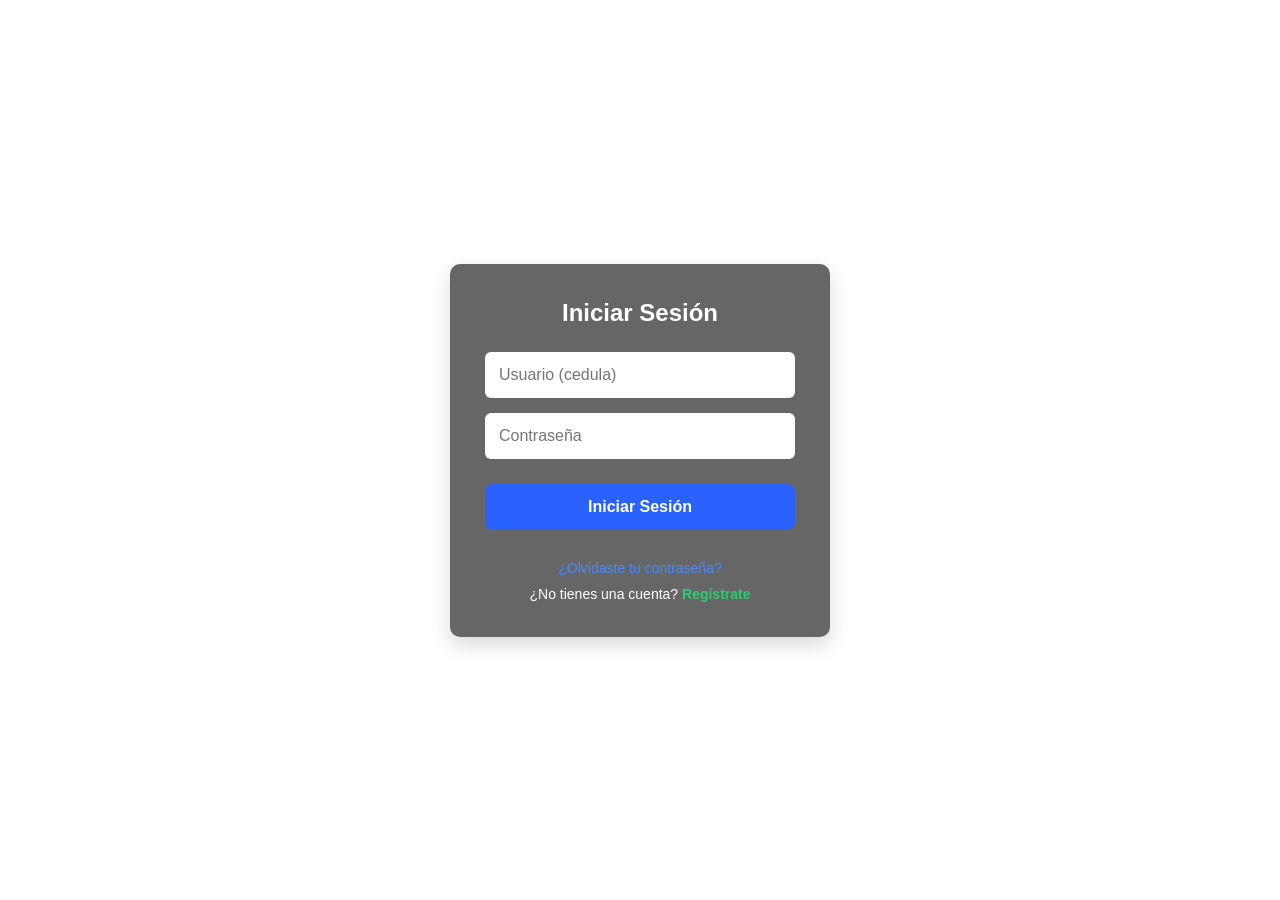
<file: index.html>
<!DOCTYPE html>
<html lang="es">
<head>
    <meta charset="UTF-8">
    <title>Login - Banco Mi Plata</title>
    <link rel="stylesheet" href="style.css">
</head>
<body>
    <div class="main-container">
        <div class="card login-card">
            <h2 class="title-white">Iniciar Sesión</h2>
            
            <input type="text" id="user" class="input-simple" placeholder="Usuario (cedula)">
            
            <input type="password" id="pass" class="input-simple" placeholder="Contraseña">
            
            <button class="btn-blue" onclick="login()">Iniciar Sesión</button>
            
            <div class="footer-links">
                <a href="#" class="link-blue-light">¿Olvidaste tu contraseña?</a>
                <p>¿No tienes una cuenta? <a href="registro.html" class="link-green-bold">Regístrate</a></p>
            </div>
        </div>
    </div>

    <script src="script.js"></script>
</body>
</html>
</file>
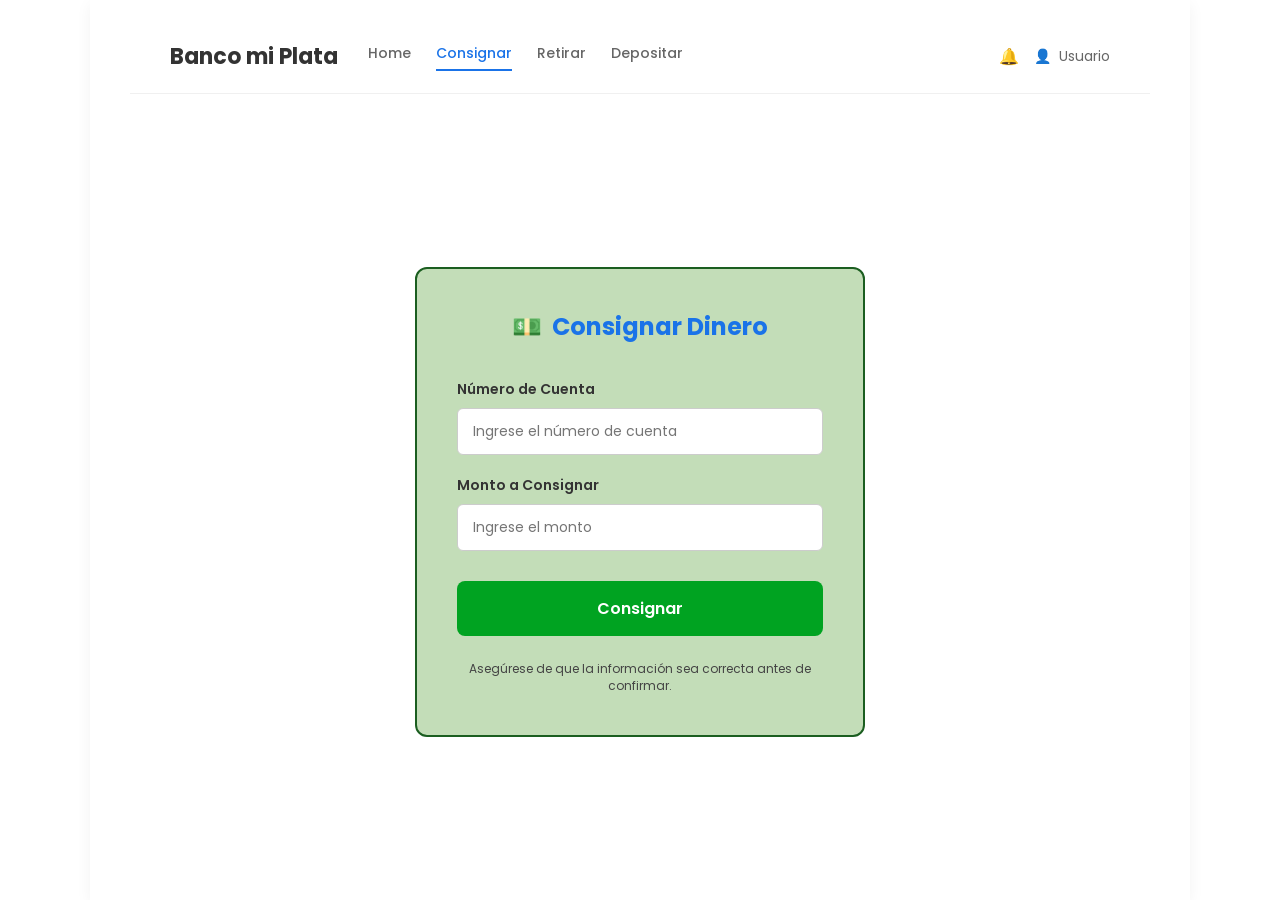
<file: consignar.html>
<!DOCTYPE html>
<html lang="es">
<head>
    <meta charset="UTF-8">
    <meta name="viewport" content="width=device-width, initial-scale=1.0">
    <title>Banco mi Plata - Consignar</title>
    <link rel="stylesheet" href="style.css">
    <link rel="preconnect" href="https://fonts.googleapis.com">
    <link rel="preconnect" href="https://fonts.gstatic.com" crossorigin>
    <link href="https://fonts.googleapis.com/css2?family=Poppins:wght@400;500;600;700&display=swap" rel="stylesheet">
</head>
<body onload="cargarHome()"> <div class="app-container">
        
        <header class="main-header">
            <div class="header-left">
                <h1 class="brand-logo" style="cursor:pointer" onclick="irAHome()">Banco mi Plata</h1>
                <nav class="nav-menu">
                    <a href="home.html">Home</a>
                    <a href="consignar.html" class="active">Consignar</a>
                    <a href="retirar.html">Retirar</a>
                    <a href="depositar.html">Depositar</a>
                </nav>
            </div>
            <div class="header-right">
                <div class="icon-bell">🔔</div> 
                <div class="user-info">
                    <div class="icon-user">👤</div> 
                    <span class="user-name" id="navNombre">XXXXXXXX</span>
                </div>
            </div>
        </header>

        <main class="main-content">
            <div class="consign-card">
                
                <div class="card-header">
                    <span class="icon-money">💵</span> <h2>Consignar Dinero</h2>
                </div>

                <form class="consign-form" onsubmit="event.preventDefault(); ejecutarConsignacion();">
                    <div class="form-group">
                        <label for="accountNumber">Número de Cuenta</label>
                        <input type="text" id="accountNumber" placeholder="Ingrese el número de cuenta">
                    </div>

                    <div class="form-group">
                        <label for="amount">Monto a Consignar</label>
                        <input type="text" id="amount" placeholder="Ingrese el monto">
                    </div>

                    <button type="submit" class="btn-consign">Consignar</button>
                </form>

                <p class="form-footer-text">
                    Asegúrese de que la información sea correcta antes de confirmar.
                </p>
            </div>
        </main>

    </div>

    <script src="script.js"></script>
</body>
</html>
</file>
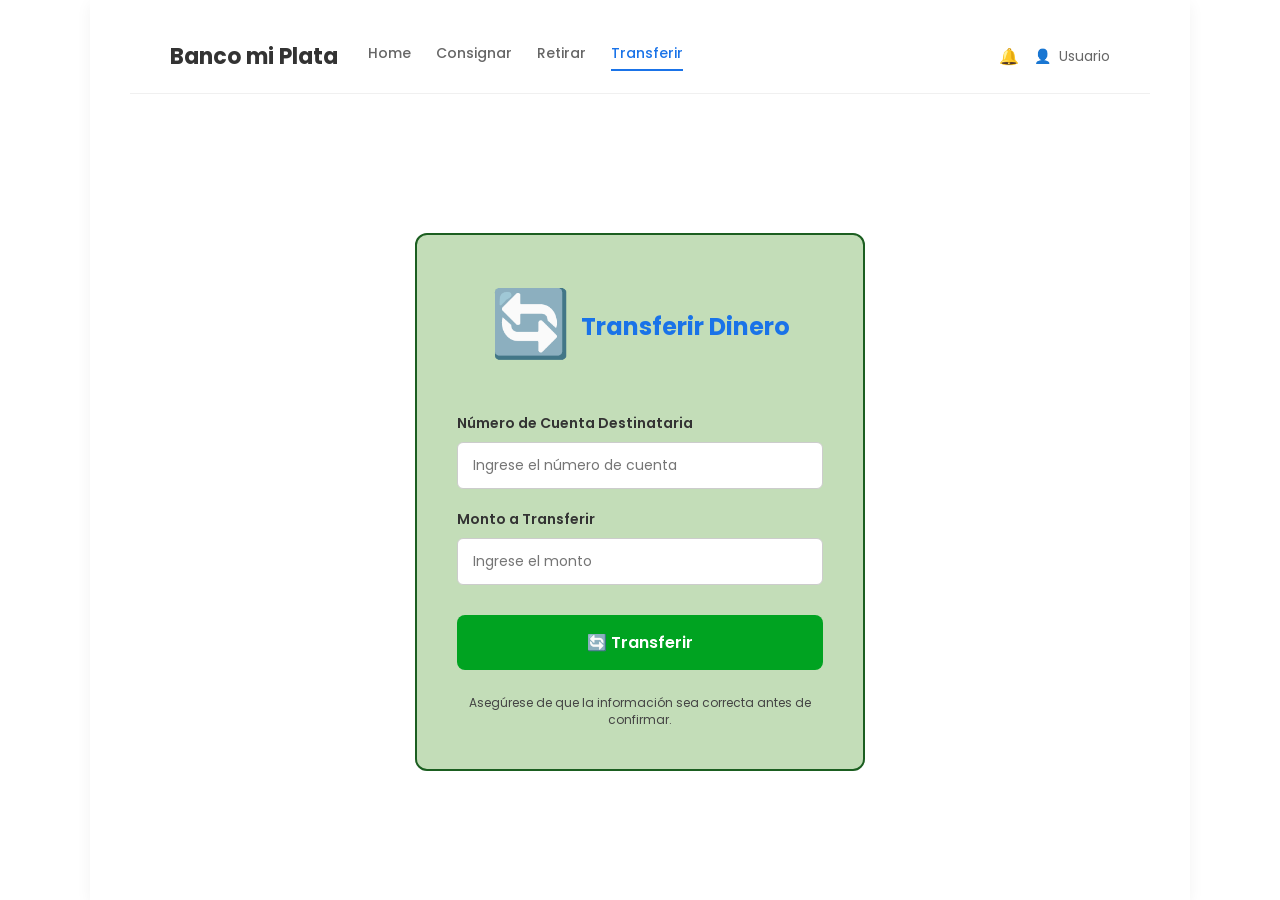
<file: depositar.html>
<!DOCTYPE html>
<html lang="es">
<head>
    <meta charset="UTF-8">
    <meta name="viewport" content="width=device-width, initial-scale=1.0">
    <title>Banco mi Plata - Transferir</title>
    <link rel="stylesheet" href="style.css">
    <link href="https://fonts.googleapis.com/css2?family=Poppins:wght@400;500;600;700&display=swap" rel="stylesheet">
</head>
<body onload="cargarHome()">

    <div class="app-container">
        <header class="main-header">
            <div class="header-left">
                <h1 class="brand-logo" style="cursor:pointer" onclick="irAHome()">Banco mi Plata</h1>
                <nav class="nav-menu">
                    <a href="home.html">Home</a>
                    <a href="consignar.html">Consignar</a>
                    <a href="retirar.html">Retirar</a>
                    <a href="depositar.html" class="active">Transferir</a> </nav>
            </div>
            <div class="header-right">
                <span class="icon-bell">🔔</span>
                <div class="user-info">
                    <span class="icon-user">👤</span>
                    <span class="user-name" id="navNombre">XXXXXXXX</span>
                </div>
            </div>
        </header>

        <main class="main-content">
            <div class="consign-card">
                <div class="card-header">
                    <span class="icon-header">🔄</span>
                    <h2>Transferir Dinero</h2>
                </div>

                <form class="consign-form" onsubmit="event.preventDefault(); ejecutarTransferencia();">
                    <div class="form-group">
                        <label for="destAccount">Número de Cuenta Destinataria</label>
                        <input type="text" id="destAccount" placeholder="Ingrese el número de cuenta">
                    </div>

                    <div class="form-group">
                        <label for="amount">Monto a Transferir</label>
                        <input type="text" id="amount" placeholder="Ingrese el monto">
                    </div>

                    <button type="submit" class="btn-consign">
                        <span class="btn-icon">🔄</span> Transferir
                    </button>
                </form>

                <p class="form-footer-text">
                    Asegúrese de que la información sea correcta antes de confirmar.
                </p>
            </div>
        </main>
    </div>

    <script src="script.js"></script>
</body>
</html>
</file>
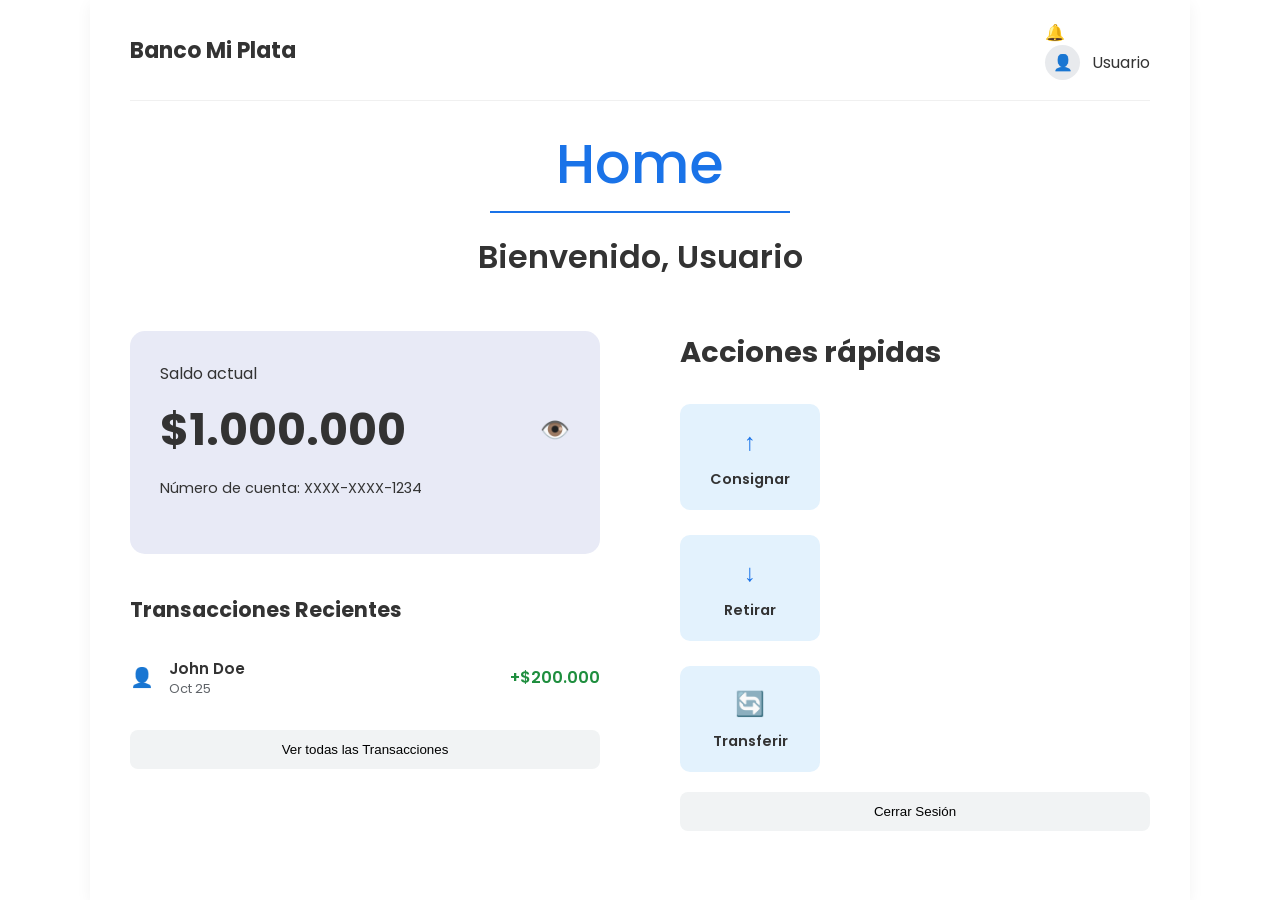
<file: home.html>
<!DOCTYPE html>
<html lang="es">
<head>
    <meta charset="UTF-8">
    <meta name="viewport" content="width=device-width, initial-scale=1.0">
    <title>Banco Mi Plata - Dashboard</title>
    <link rel="stylesheet" href="style.css">
    <link href="https://fonts.googleapis.com/css2?family=Poppins:wght@400;500;600;700&display=swap" rel="stylesheet">
</head>
<body onload="cargarHome()">

    <div class="app-container">
        <header class="header">
            <div class="brand-logo" onclick="irAHome()" style="cursor:pointer">Banco Mi Plata</div>
            <div class="user-nav">
                <span class="icon-bell">🔔</span>
                <div class="user-profile">
                    <div class="user-avatar">👤</div>
                    <span class="user-name" id="navNombre">XXXXXXXX</span>
                </div>
            </div>
        </header>

        <section class="main-title">
            <h1>Home</h1>
            <div class="title-underline"></div>
            <h2>Bienvenido, <span id="homeNombre">XXXXXXXX</span></h2>
        </section>

        <main class="dashboard-grid">
            
            <div class="left-panel">
                <div class="balance-card">
                    <p class="label">Saldo actual</p>
                    <div class="balance-row">
                        <span class="amount" id="balanceValue">$1,234.560</span>
                        <span class="icon-eye" id="hideBtn" style="cursor:pointer">👁️</span>
                    </div>
                    <p class="account-info">Número de cuenta: XXXX-XXXX-1234</p>
                    </div>

                <div class="transactions-container">
                    <h3>Transacciones Recientes</h3>
                    <div class="transaction-item">
                        <div class="trans-left">
                            <span class="trans-icon">👤</span>
                            <div class="trans-details">
                                <p class="name">John Doe</p>
                                <p class="date">Oct 25</p>
                            </div>
                        </div>
                        <span class="trans-amount positive">+$200.000</span>
                    </div>

                    <button class="btn-secondary" onclick="verDetalles()">Ver todas las Transacciones</button>
                </div>
            </div>

            <div class="right-panel">
                <h3 class="actions-title">Acciones rápidas</h3>
                <div class="actions-list">
                    <div class="action-card" onclick="depositar()" style="cursor:pointer">
                        <span class="action-icon">↑</span>
                        <span class="action-label">Consignar</span>
                    </div>
                    <div class="action-card" onclick="retirar()" style="cursor:pointer">
                        <span class="action-icon">↓</span>
                        <span class="action-label">Retirar</span>
                    </div>
                    <div class="action-card" onclick="transferir()" style="cursor:pointer">
                        <span class="action-icon">🔄</span>
                        <span class="action-label">Transferir</span>
                    </div>
                </div>
                <button class="btn-secondary" onclick="volver()" style="margin-top: 20px; width: 100%;">Cerrar Sesión</button>
            </div>

        </main>
    </div>

    <script src="script.js"></script>
</body>
</html>
</file>
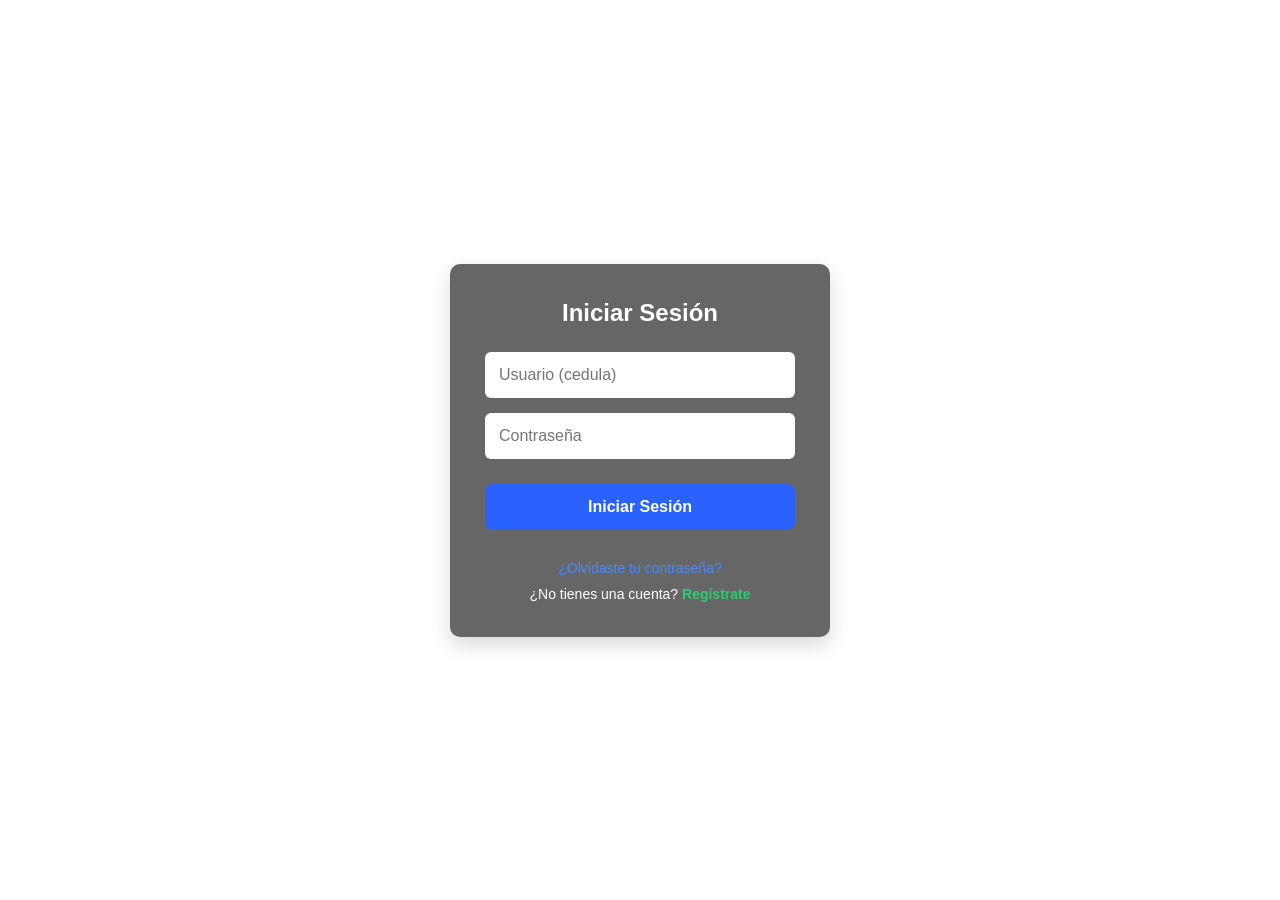
<file: Login.html>
<!DOCTYPE html>
<html lang="es">
<head>
    <meta charset="UTF-8">
    <title>Login - Banco Mi Plata</title>
    <link rel="stylesheet" href="style.css">
</head>
<body>
    <div class="main-container">
        <div class="card login-card">
            <h2 class="title-white">Iniciar Sesión</h2>
            
            <input type="text" id="user" class="input-simple" placeholder="Usuario (cedula)">
            
            <input type="password" id="pass" class="input-simple" placeholder="Contraseña">
            
            <button class="btn-blue" onclick="login()">Iniciar Sesión</button>
            
            <div class="footer-links">
                <a href="#" class="link-blue-light">¿Olvidaste tu contraseña?</a>
                <p>¿No tienes una cuenta? <a href="registro.html" class="link-green-bold">Regístrate</a></p>
            </div>
        </div>
    </div>

    <script src="script.js"></script>
</body>
</html>
</file>
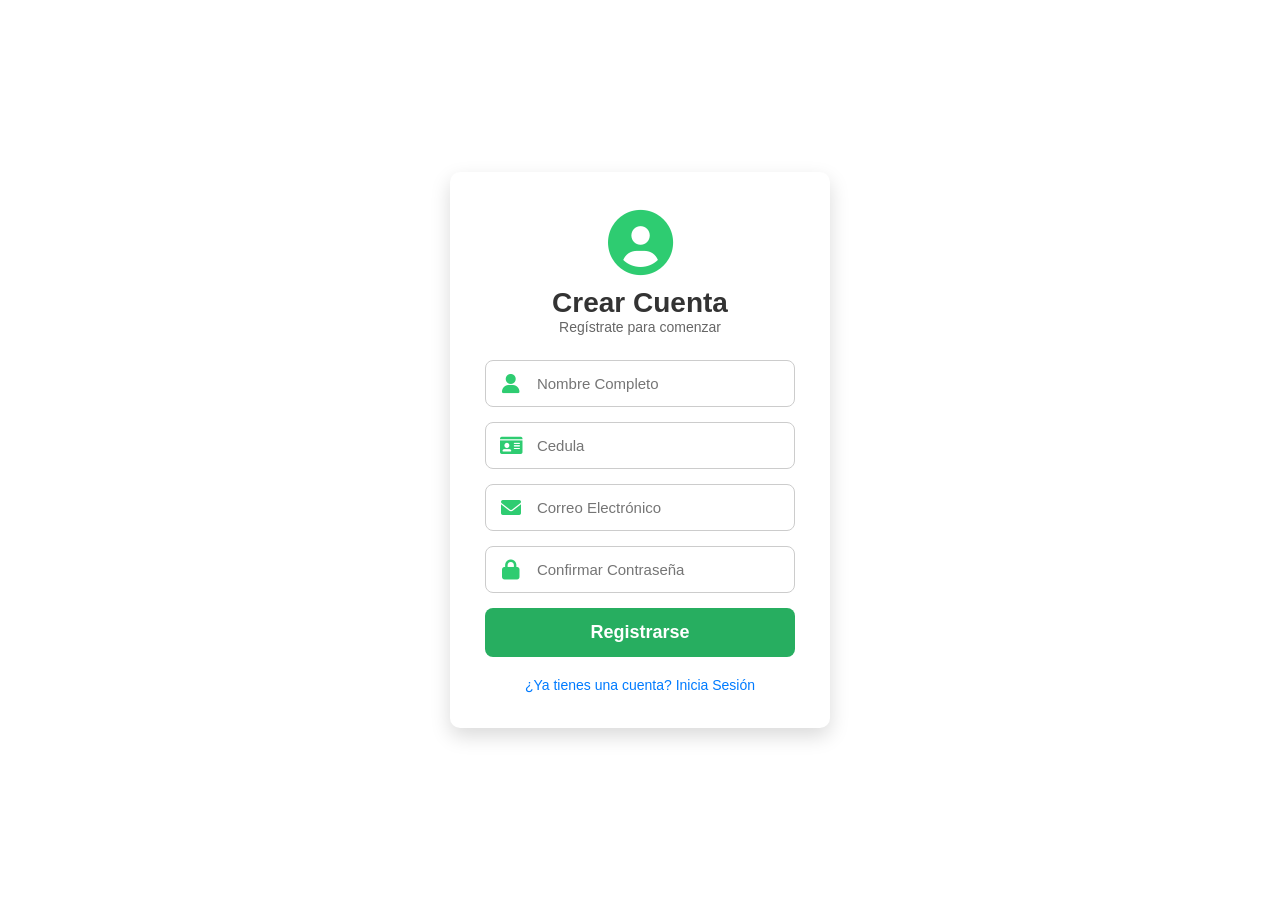
<file: Registro.html>
<!DOCTYPE html>
<html lang="es">
<head>
    <meta charset="UTF-8">
    <title>Crear Cuenta</title>
    <link rel="stylesheet" href="style.css">
    <link rel="stylesheet" href="https://cdnjs.cloudflare.com/ajax/libs/font-awesome/6.0.0/css/all.min.css">
</head>
<body>
    <div class="main-container">
        <div class="card register-card">
            <div class="icon-header">
                <i class="fas fa-user-circle"></i>
            </div>
            <h2 class="title-black">Crear Cuenta</h2>
            <p class="subtitle-gray">Regístrate para comenzar</p>

            <div class="input-with-icon">
                <i class="fas fa-user"></i>
                <input type="text" id="regNombre" placeholder="Nombre Completo">
            </div>
            <div class="input-with-icon">
                <i class="fas fa-id-card"></i>
                <input type="text" id="regCedula" placeholder="Cedula">
            </div>
            <div class="input-with-icon">
                <i class="fas fa-envelope"></i>
                <input type="email" placeholder="Correo Electrónico">
            </div>
            <div class="input-with-icon">
                <i class="fas fa-lock"></i>
                <input type="password" placeholder="Confirmar Contraseña">
            </div>

            <button class="btn-green" onclick="registro()">Registrarse</button>

            <div class="footer-links">
                <a href="Login.html" class="link-blue-flat">¿Ya tienes una cuenta? Inicia Sesión</a>
            </div>
        </div>
    </div>

    <script src="script.js"></script>
</body>
</html>
</file>
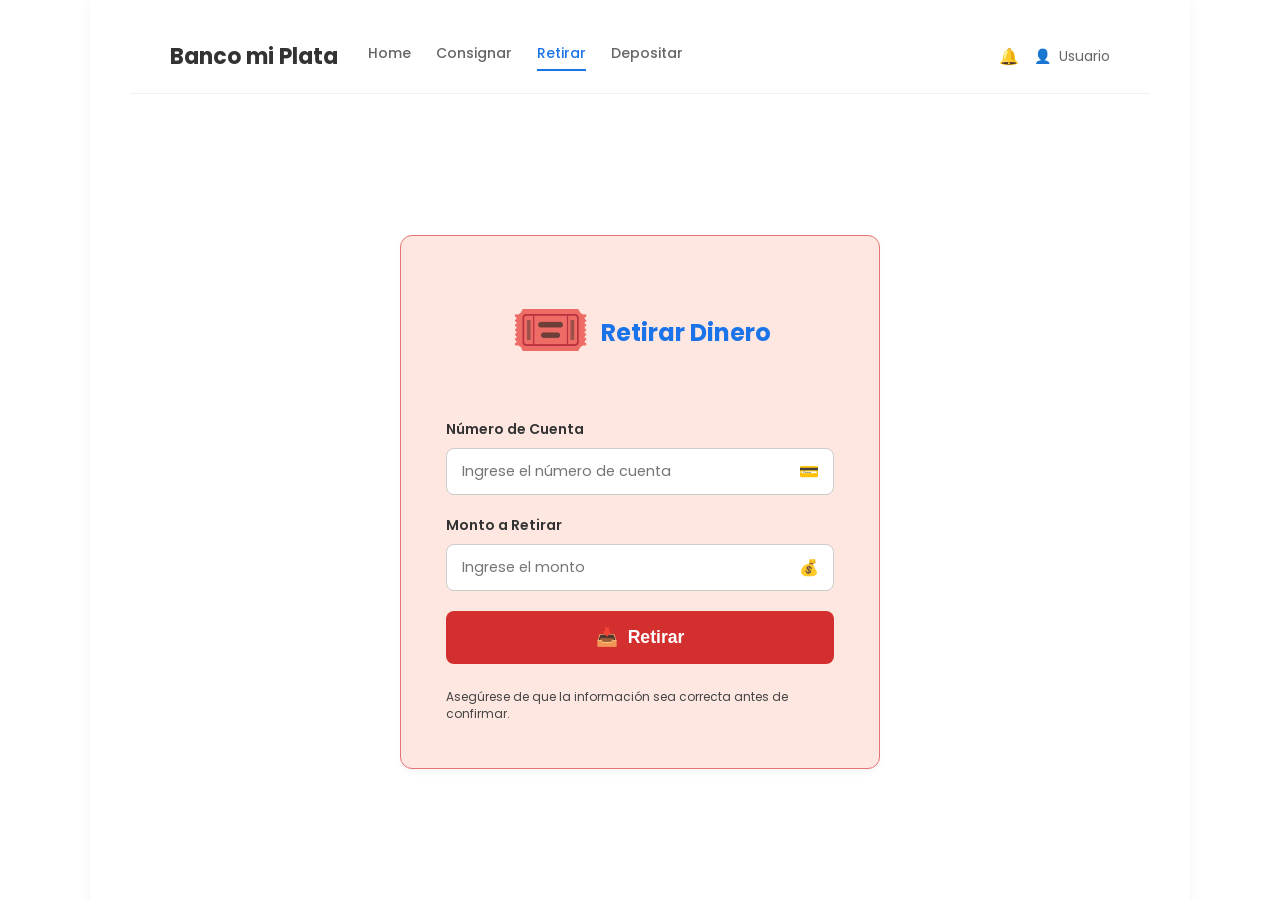
<file: retirar.html>
<!DOCTYPE html>
<html lang="es">
<head>
    <meta charset="UTF-8">
    <meta name="viewport" content="width=device-width, initial-scale=1.0">
    <title>Banco mi Plata - Retirar</title>
    <link rel="stylesheet" href="style.css">
    <link href="https://fonts.googleapis.com/css2?family=Poppins:wght@400;500;600;700&display=swap" rel="stylesheet">
</head>
<body onload="cargarHome()"> <div class="app-container">
        <header class="main-header">
            <div class="header-left">
                <h1 class="brand-logo" style="cursor:pointer" onclick="irAHome()">Banco mi Plata</h1>
                <nav class="nav-menu">
                    <a href="home.html">Home</a>
                    <a href="consignar.html">Consignar</a>
                    <a href="retirar.html" class="active">Retirar</a>
                    <a href="depositar.html">Depositar</a>
                </nav>
            </div>
            <div class="header-right">
                <span class="icon-bell">🔔</span>
                <div class="user-info">
                    <span class="icon-user">👤</span>
                    <span class="user-name" id="navNombre">XXXXXXXX</span>
                </div>
            </div>
        </header>

        <main class="main-content">
            <div class="withdraw-card">
                <div class="card-header">
                    <span class="icon-header">🎟️</span>
                    <h2>Retirar Dinero</h2>
                </div>

                <form class="withdraw-form" onsubmit="event.preventDefault(); ejecutarRetiro();">
                    <div class="form-group">
                        <label for="account">Número de Cuenta</label>
                        <div class="input-wrapper">
                            <input type="text" id="account" placeholder="Ingrese el número de cuenta">
                            <span class="inner-icon">💳</span>
                        </div>
                    </div>

                    <div class="form-group">
                        <label for="amount">Monto a Retirar</label>
                        <div class="input-wrapper">
                            <input type="text" id="amount" placeholder="Ingrese el monto">
                            <span class="inner-icon">💰</span>
                        </div>
                    </div>

                    <button type="submit" class="btn-withdraw">
                        <span class="btn-icon">📥</span> Retirar
                    </button>
                </form>

                <p class="form-footer-text">
                    Asegúrese de que la información sea correcta antes de confirmar.
                </p>
            </div>
        </main>
    </div>

    <script src="script.js"></script>
</body>
</html>
</file>
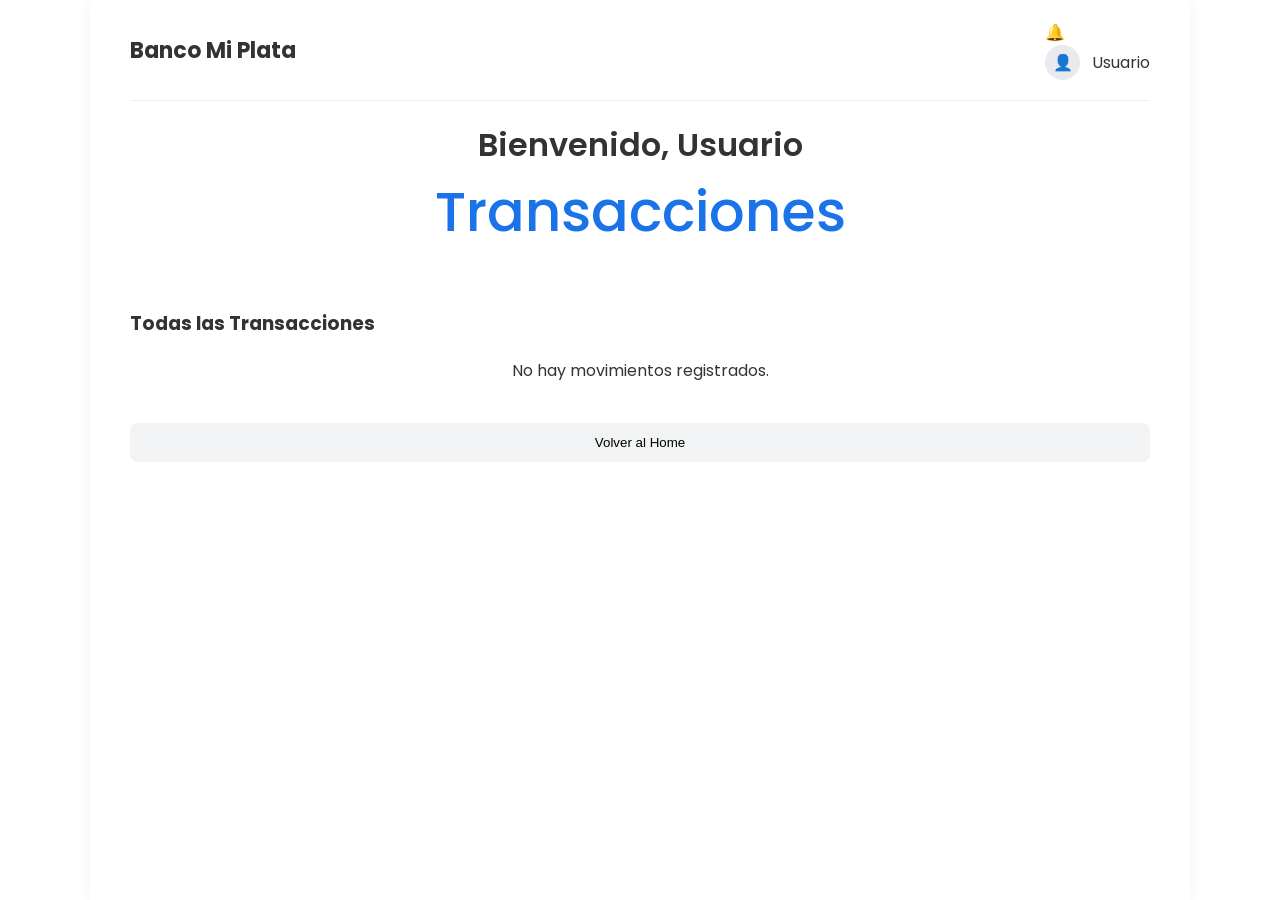
<file: vertrans.html>
<!DOCTYPE html>
<html lang="es">
<head>
    <meta charset="UTF-8">
    <meta name="viewport" content="width=device-width, initial-scale=1.0">
    <title>Banco Mi Plata - Transacciones</title>
    <link rel="stylesheet" href="style.css">
    <link href="https://fonts.googleapis.com/css2?family=Poppins:wght@400;500;600;700&display=swap" rel="stylesheet">
</head>
<body onload="cargarPaginaTransacciones()">

    <div class="app-container">
        <header class="header">
            <div class="brand-logo" onclick="irAHome()" style="cursor:pointer">Banco Mi Plata</div>
            <div class="user-nav">
                <span class="icon-bell">🔔</span>
                <div class="user-profile">
                    <div class="user-avatar">👤</div>
                    <span class="user-name" id="navNombre">XXXXXXXX</span>
                </div>
            </div>
        </header>

        <section class="main-title">
            <h2>Bienvenido, <span id="homeNombre">XXXXXXXX</span></h2>
            <h1 class="trans-title">Transacciones</h1>
            <div class="title-underline-blue"></div>
        </section>

        <main class="transactions-list-container">
            <h3>Todas las Transacciones</h3>
            <div id="listaTransacciones" class="transactions-full-list">
                </div>
            
            <button class="btn-secondary" onclick="irAHome()" style="margin-top: 20px;">Volver al Home</button>
        </main>
    </div>

    <script src="script.js"></script>
</body>
</html>
</file>
<file: style.css>
/* BASE */
body {
    margin: 0;
    font-family: 'Segoe UI', Tahoma, Geneva, Verdana, sans-serif;
    background-color: #f5f5f5;
    display: flex;
    justify-content: center;
    align-items: center;
    height: 100vh;
}

.card {
    width: 380px;
    padding: 35px;
    border-radius: 10px;
    box-shadow: 0 8px 20px rgba(0,0,0,0.15);
    text-align: center;
}

/* --- ESTILOS LOGIN (Imagen 1) --- */
.login-card {
    background: linear-gradient(rgba(0,0,0,0.6), rgba(0,0,0,0.6)), 
                url('https://images.unsplash.com/photo-1497366216548-37526070297c?w=500'); /* Reemplaza por tu imagen local */
    background-size: cover;
    background-position: center;
}

.title-white { color: white; margin-bottom: 25px; font-weight: 600; }

.input-simple {
    width: 100%;
    padding: 14px;
    margin-bottom: 15px;
    border: none;
    border-radius: 6px;
    font-size: 16px;
    box-sizing: border-box;
}

.btn-blue {
    width: 100%;
    padding: 14px;
    background-color: #2962ff;
    color: white;
    border: none;
    border-radius: 8px;
    font-size: 16px;
    font-weight: bold;
    cursor: pointer;
    margin: 10px 0;
}

/* --- ESTILOS REGISTRO (Imagen 2) --- */
.register-card { background-color: white; color: #333; }

.icon-header { color: #2ecc71; font-size: 65px; margin-bottom: 5px; }
.title-black { margin: 0; font-size: 28px; }
.subtitle-gray { color: #666; margin-bottom: 25px; font-size: 14px; }

.input-with-icon {
    display: flex;
    align-items: center;
    border: 1px solid #ccc;
    border-radius: 8px;
    margin-bottom: 15px;
    padding: 2px 12px;
}

.input-with-icon i { color: #2ecc71; font-size: 20px; width: 30px; }
.input-with-icon input { border: none; outline: none; padding: 12px; width: 100%; font-size: 15px; }

.btn-green {
    width: 100%;
    padding: 14px;
    background-color: #27ae60;
    color: white;
    border: none;
    border-radius: 8px;
    font-size: 18px;
    font-weight: bold;
    cursor: pointer;
}

/* LINKS Y TEXTOS */
.footer-links { margin-top: 20px; font-size: 14px; color: white; }
.register-card .footer-links { color: #333; }

.link-blue-light { color: #448aff; text-decoration: none; display: block; margin-bottom: 10px; }
.link-green-bold { color: #2ecc71; text-decoration: none; font-weight: bold; }
.link-blue-flat { color: #007bff; text-decoration: none; }

/* --- ESTILOS PARA LA HOME --- */
/* --- Variables de Color --- */
:root {
    --blue-main: #1A73E8;
    --bg-light-blue: #E8EAF6;
    --bg-action: #E3F2FD;
    --text-dark: #202124;
    --text-gray: #5F6368;
    --red-negative: #D93025;
    --green-positive: #1E8E3E;
}

* {
    margin: 0;
    padding: 0;
    box-sizing: border-box;
}

body {
    font-family: 'Poppins', sans-serif;
    background-color: #ffffff;
    color: var(--text-dark);
}

.app-container {
    max-width: 1100px;
    margin: 0 auto;
    padding: 30px 50px;
}

/* --- Header --- */
.header {
    display: flex;
    justify-content: space-between;
    align-items: center;
    margin-bottom: 20px;
}

.brand-logo {
    font-weight: 700;
    font-size: 1.2rem;
}

.user-profile {
    display: flex;
    align-items: center;
    gap: 10px;
}

.user-avatar {
    width: 35px;
    height: 35px;
    background: #e0e0e0;
    border-radius: 50%;
    display: flex;
    justify-content: center;
    align-items: center;
}

/* --- Título Principal --- */
.main-title {
    text-align: center;
    margin-bottom: 50px;
}

.main-title h1 {
    font-size: 3.5rem;
    color: var(--blue-main);
    font-weight: 500;
    margin-bottom: 5px;
}

.title-underline {
    width: 300px;
    height: 2px;
    background-color: var(--blue-main);
    margin: 0 auto 20px;
}

.main-title h2 {
    font-size: 2rem;
    font-weight: 600;
}

/* --- Grid Layout --- */
.dashboard-grid {
    display: grid;
    grid-template-columns: 1fr 1fr;
    gap: 80px;
}

/* --- Panel Izquierdo --- */
.balance-card {
    background-color: var(--bg-light-blue);
    padding: 30px;
    border-radius: 15px;
    margin-bottom: 40px;
}

.balance-card .label {
    font-size: 1rem;
    margin-bottom: 10px;
}

.balance-row {
    display: flex;
    justify-content: space-between;
    align-items: center;
    margin-bottom: 15px;
}

.balance-row .amount {
    font-size: 2.8rem;
    font-weight: 700;
}

.balance-row .icon-eye {
    font-size: 1.5rem;
    cursor: pointer;
}

.account-info {
    font-size: 0.9rem;
    margin-bottom: 25px;
}

.btn-primary {
    background-color: var(--blue-main);
    color: white;
    border: none;
    padding: 10px 25px;
    border-radius: 5px;
    cursor: pointer;
    font-weight: 500;
}

/* Transacciones */
.transactions-container h3 {
    font-size: 1.3rem;
    margin-bottom: 20px;
}

.transaction-item {
    display: flex;
    justify-content: space-between;
    align-items: center;
    padding: 12px 0;
}

.trans-left {
    display: flex;
    align-items: center;
    gap: 15px;
}

.trans-icon { font-size: 1.2rem; }

.trans-details .name { font-weight: 600; font-size: 0.95rem; }
.trans-details .date { color: var(--text-gray); font-size: 0.8rem; }

.trans-amount { font-weight: 600; }
.negative { color: var(--red-negative); }
.positive { color: var(--green-positive); }

.btn-secondary {
    width: 100%;
    margin-top: 20px;
    padding: 12px;
    background-color: #f1f3f4;
    border: none;
    border-radius: 8px;
    cursor: pointer;
}

/* --- Panel Derecho --- */
.right-panel {
    display: flex;
    flex-direction: column;
    align-items: flex-start;
}

.actions-title {
    font-size: 1.8rem;
    margin-bottom: 30px;
    font-weight: 700;
}

.actions-list {
    display: flex;
    flex-direction: column;
    gap: 25px;
    width: 140px; /* Ancho ajustado para que se vea igual a la imagen */
}

.action-card {
    background-color: var(--bg-action);
    padding: 20px;
    border-radius: 10px;
    display: flex;
    flex-direction: column;
    align-items: center;
    gap: 10px;
    cursor: pointer;
}

.action-icon {
    font-size: 1.5rem;
    color: var(--blue-main);
    font-weight: bold;
}

.action-label {
    font-weight: 600;
    font-size: 0.9rem;
}
/* consignar */
/* --- VARIABLES DE COLOR (Tomadas de la imagen) --- */
:root {
    --text-color-dark: #333333;
    --text-color-light: #666666;
    --blue-primary: #1A73E8; /* El azul para el menú activo */
    --green-bg: #C3DDB8; /* El verde claro del fondo del cuadro */
    --green-border: #1B5E20; /* El verde oscuro del borde */
    --green-btn: #00A321; /* El verde brillante del botón */
    --green-text-card: #1B5E20; /* El verde oscuro para el título del cuadro */
    --bg-app: #F5F5F5; /* Un gris muy suave para el fondo de la página */
}

/* --- ESTILOS GENERALES (Reset) --- */
* {
    margin: 0;
    padding: 0;
    box-sizing: border-box;
}

body {
    font-family: 'Poppins', sans-serif; /* Usamos la fuente moderna */
    background-color: var(--bg-app);
    color: var(--text-color-dark);
    display: flex;
    justify-content: center;
    min-height: 100vh;
}

.app-container {
    width: 100%;
    max-width: 1200px; /* Ancho máximo para que no se estire demasiado */
    background-color: #ffffff;
    box-shadow: 0 4px 15px rgba(0,0,0,0.05); /* Sombra suave */
    display: flex;
    flex-direction: column;
}

/* --- ESTILOS DEL ENCABEZADO (Header) --- */
.main-header {
    display: flex;
    justify-content: space-between;
    align-items: center;
    padding: 20px 40px;
    border-bottom: 1px solid #eeeeee;
}

.header-left, .header-right {
    display: flex;
    align-items: center;
    gap: 30px;
}

.brand-logo {
    font-size: 20px;
    font-weight: 700;
}

.nav-menu {
    display: flex;
    gap: 20px;
}

.nav-menu a {
    text-decoration: none;
    color: var(--text-color-light);
    font-size: 14px;
    font-weight: 500;
    padding-bottom: 5px;
    transition: color 0.3s ease;
}

.nav-menu a:hover {
    color: var(--text-color-dark);
}

/* El estilo para el enlace activo ('Consignar') */
.nav-menu a.active {
    color: var(--blue-primary);
    border-bottom: 2px solid var(--blue-primary);
}

.header-right {
    gap: 20px;
    color: var(--text-color-light);
}

.user-info {
    display: flex;
    align-items: center;
    gap: 8px;
    font-size: 14px;
}

/* --- ESTILOS DEL CONTENIDO PRINCIPAL --- */
.main-content {
    flex: 1; /* Ocupa el espacio restante */
    display: flex;
    justify-content: center;
    align-items: center;
    padding: 50px;
}

/* --- ESTILOS DE LA TARJETA VERDE (Consignar) --- */
.consign-card {
    background-color: var(--green-bg);
    border: 2px solid var(--green-border);
    border-radius: 12px;
    width: 100%;
    max-width: 450px; /* Ancho del cuadro */
    padding: 40px;
    text-align: center; /* Centra el contenido internamente */
}

.card-header {
    display: flex;
    justify-content: center;
    align-items: center;
    gap: 12px;
    margin-bottom: 30px;
    color: var(--green-text-card);
}

.icon-money {
    font-size: 24px;
}

.card-header h2 {
    font-size: 22px;
    font-weight: 700;
}

/* Estilos del formulario */
.consign-form {
    text-align: left; /* Alinea etiquetas e inputs a la izquierda */
}

.form-group {
    margin-bottom: 20px;
}

.form-group label {
    display: block;
    font-size: 14px;
    font-weight: 600;
    color: var(--text-color-dark);
    margin-bottom: 8px;
}

.form-group input {
    width: 100%;
    padding: 12px 15px;
    border: 1px solid #cccccc;
    border-radius: 6px;
    font-family: 'Poppins', sans-serif;
    font-size: 14px;
    transition: border-color 0.3s;
}

.form-group input:focus {
    outline: none;
    border-color: var(--green-border); /* Resalta el borde al hacer click */
}

/* Estilos del botón */
.btn-consign {
    width: 100%;
    background-color: var(--green-btn);
    color: #ffffff;
    border: none;
    border-radius: 8px;
    padding: 15px;
    font-family: 'Poppins', sans-serif;
    font-size: 16px;
    font-weight: 600;
    cursor: pointer;
    margin-top: 10px;
    transition: background-color 0.3s, transform 0.1s;
}

.btn-consign:hover {
    background-color: #008f1d; /* Un tono más oscuro al pasar el mouse */
}

.btn-consign:active {
    transform: scale(0.98); /* Efecto de pulsación */
}

/* Texto del pie del formulario */
.form-footer-text {
    font-size: 12px;
    color: var(--text-color-light);
    margin-top: 25px;
    line-height: 1.4;
}
/* retirar */
:root {
    --red-main: #D32F2F; /* Rojo vibrante del botón */
    --red-bg: #FDE7E0;   /* Fondo salmón claro del cuadro */
    --red-border: #E57373; /* Borde del cuadro */
    --text-dark: #202124;
    --blue-active: #1A73E8;
}

* {
    margin: 0;
    padding: 0;
    box-sizing: border-box;
}

body {
    font-family: 'Poppins', sans-serif;
    background-color: #ffffff;
    display: flex;
    justify-content: center;
}

.app-container {
    width: 100%;
    max-width: 1100px;
    min-height: 100vh;
    padding: 20px 50px;
}

/* --- Header & Nav --- */
.header {
    display: flex;
    justify-content: space-between;
    align-items: center;
    padding-bottom: 20px;
    border-bottom: 1px solid #f0f0f0;
}

.brand-logo {
    font-weight: 700;
    font-size: 1.25rem;
}

.nav-menu {
    display: flex;
    gap: 35px;
}

.nav-menu a {
    text-decoration: none;
    color: var(--text-dark);
    font-weight: 500;
    font-size: 0.95rem;
}

.nav-menu a.active {
    color: var(--blue-active);
    border-bottom: 2px solid var(--blue-active);
    padding-bottom: 5px;
}

.user-profile {
    display: flex;
    align-items: center;
    gap: 12px;
}

.user-avatar {
    width: 35px;
    height: 35px;
    background: #e8eaed;
    border-radius: 50%;
    display: flex;
    justify-content: center;
    align-items: center;
}

/* --- Withdraw Card Section --- */
.main-content {
    display: flex;
    justify-content: center;
    padding-top: 70px;
}

.withdraw-card {
    background-color: var(--red-bg);
    width: 480px;
    padding: 45px;
    border-radius: 12px;
    border: 1px solid var(--red-border);
    box-shadow: 0 4px 10px rgba(0,0,0,0.03);
}

.card-header {
    display: flex;
    justify-content: center;
    align-items: center;
    gap: 15px;
    color: var(--red-main);
    margin-bottom: 40px;
}

.card-header h1 {
    font-size: 1.8rem;
    font-weight: 700;
}

.withdraw-icon {
    font-size: 2rem;
}

/* --- Form Elements --- */
.input-group {
    margin-bottom: 25px;
}

.input-group label {
    display: block;
    font-weight: 600;
    font-size: 0.95rem;
    margin-bottom: 10px;
}

.input-wrapper {
    position: relative;
    display: flex;
    align-items: center;
}

.input-wrapper input {
    width: 100%;
    padding: 14px 15px;
    padding-right: 45px; /* Espacio para el icono interno */
    border-radius: 8px;
    border: 1px solid #ccc;
    font-family: 'Poppins', sans-serif;
    font-size: 0.9rem;
}

.inner-icon {
    position: absolute;
    right: 15px;
    color: #999;
}

.btn-withdraw {
    width: 100%;
    background-color: var(--red-main);
    color: white;
    border: none;
    padding: 16px;
    border-radius: 8px;
    font-size: 1.1rem;
    font-weight: 600;
    cursor: pointer;
    display: flex;
    justify-content: center;
    align-items: center;
    gap: 10px;
    margin-top: 15px;
    transition: background 0.2s ease;
}

.btn-withdraw:hover {
    background-color: #b71c1c;
}

.footer-note {
    font-size: 0.8rem;
    color: #444;
    margin-top: 30px;
    line-height: 1.4;
}
/* depositar*/
:root {
    --bg-card-blue: #A3C9F8;     /* Azul claro de la tarjeta */
    --blue-main: #1A73E8;        /* Azul de la navegación activa */
    --blue-btn: #5C92D1;         /* Azul del botón de transferencia */
    --text-dark: #333333;
    --border-blue: #89B3E2;
}

* {
    margin: 0;
    padding: 0;
    box-sizing: border-box;
}

body {
    font-family: 'Poppins', sans-serif;
    background-color: #ffffff;
    display: flex;
    justify-content: center;
}

.app-container {
    width: 100%;
    max-width: 1100px;
    min-height: 100vh;
    padding: 20px 40px;
}

/* --- Header & Nav --- */
.main-header {
    display: flex;
    justify-content: space-between;
    align-items: center;
    padding-bottom: 20px;
    border-bottom: 1px solid #f0f0f0;
}

.brand-logo {
    font-size: 22px;
    font-weight: 700;
}

.nav-menu {
    display: flex;
    gap: 25px;
}

.nav-menu a {
    text-decoration: none;
    color: #666;
    font-size: 14px;
    font-weight: 500;
}

.nav-menu a.active {
    color: var(--blue-main);
    border-bottom: 2px solid var(--blue-main);
    padding-bottom: 5px;
}

.header-right {
    display: flex;
    align-items: center;
    gap: 15px;
}

/* --- Tarjeta de Transferencia --- */
.main-content {
    display: flex;
    justify-content: center;
    padding-top: 80px;
}

.transfer-card {
    background-color: var(--bg-card-blue); /* Fondo azul según imagen */
    border: 1.5px solid var(--border-blue);
    border-radius: 12px;
    width: 450px;
    padding: 40px;
    box-shadow: 0 8px 20px rgba(0,0,0,0.05);
    text-align: center;
}

.card-header {
    display: flex;
    justify-content: center;
    align-items: center;
    gap: 10px;
    color: var(--blue-main);
    margin-bottom: 35px;
}

.card-header h2 {
    font-size: 24px;
    font-weight: 700;
}

/* --- Formulario --- */
.transfer-form {
    text-align: left;
}

.form-group {
    margin-bottom: 20px;
}

.form-group label {
    display: block;
    font-size: 14px;
    font-weight: 600;
    margin-bottom: 8px;
}

.input-wrapper {
    position: relative;
    display: flex;
    align-items: center;
}

.input-wrapper input {
    width: 100%;
    padding: 12px 15px;
    border-radius: 8px;
    border: 1px solid #ccc;
    font-family: 'Poppins', sans-serif;
}

.inner-icon {
    position: absolute;
    right: 15px;
    color: #888;
}

/* --- Botón Transferir --- */
.btn-transfer {
    width: 100%;
    background-color: var(--blue-btn); /* Color acero azulado */
    color: white;
    border: 1px solid #4A7AB5;
    border-radius: 8px;
    padding: 15px;
    font-size: 16px;
    font-weight: 600;
    cursor: pointer;
    display: flex;
    justify-content: center;
    align-items: center;
    gap: 10px;
    margin-top: 10px;
    transition: background 0.3s;
}

.btn-transfer:hover {
    background-color: #4A7AB5;
}

.form-footer-text {
    font-size: 12px;
    color: #444;
    margin-top: 25px;
    line-height: 1.4;
}
</file>
